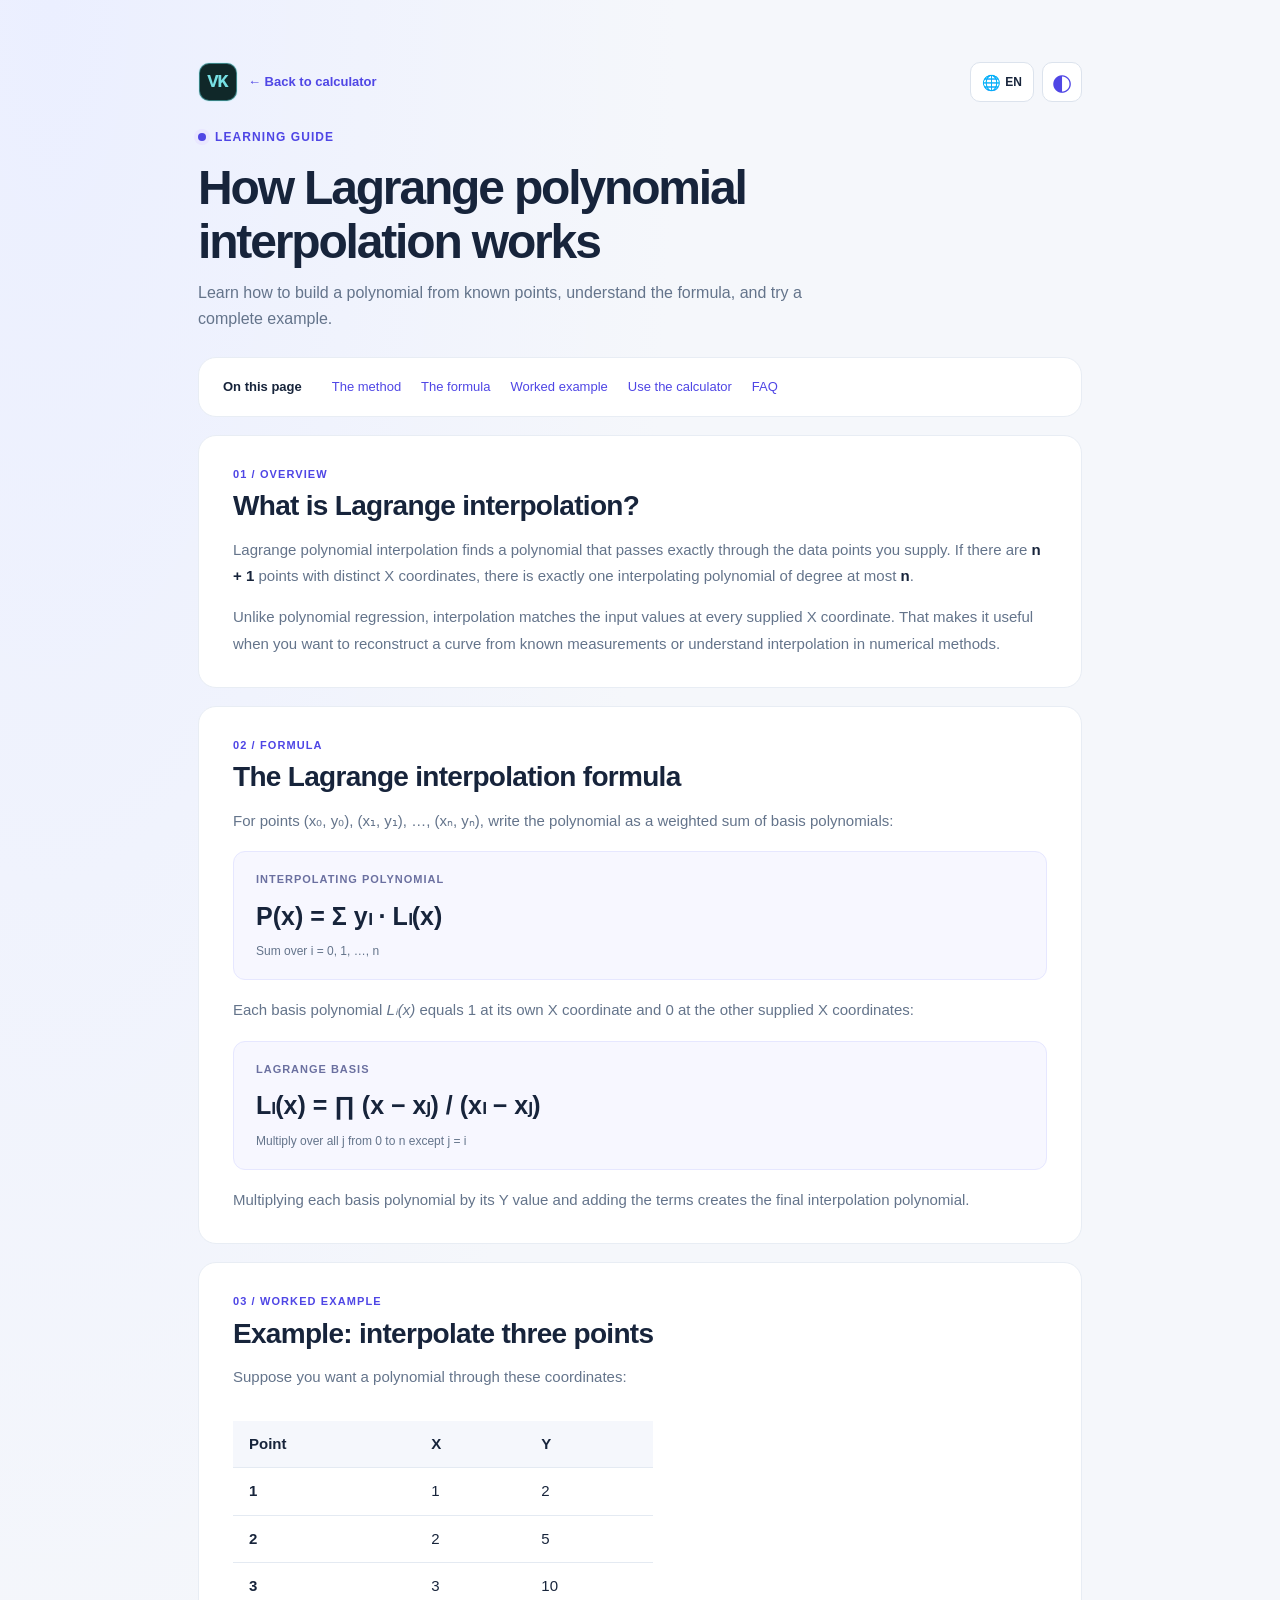
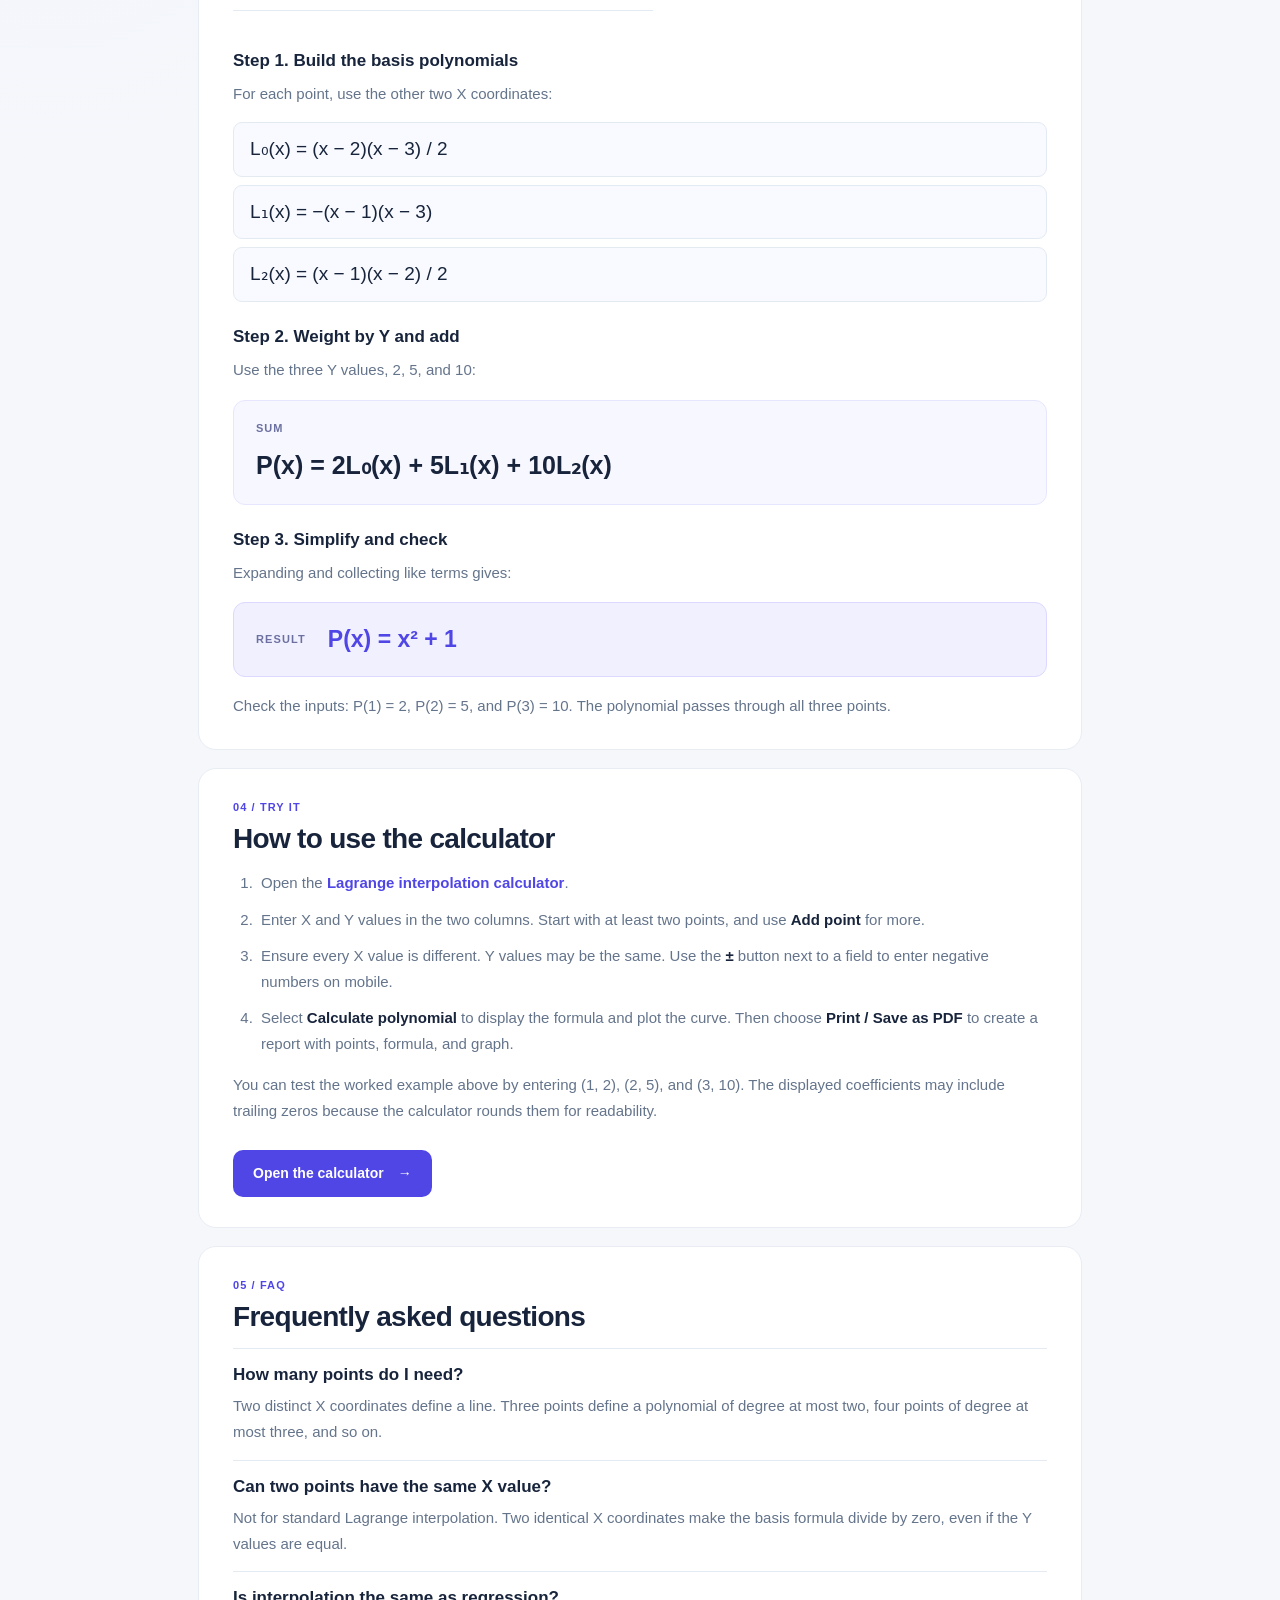
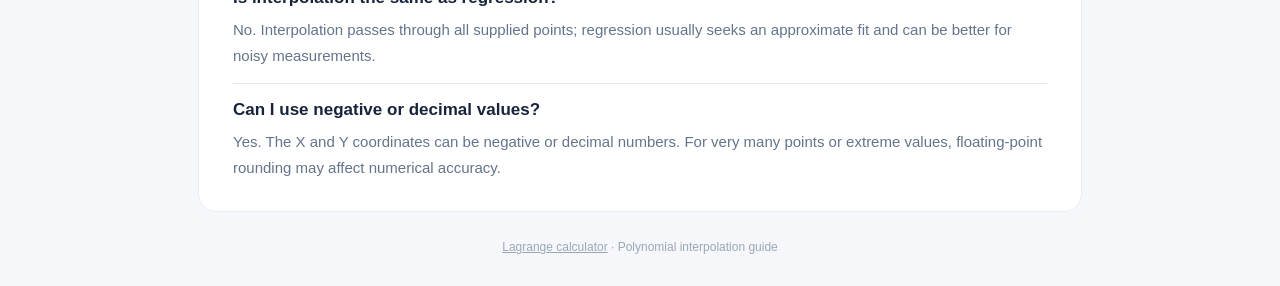
<file: guide/index.html>
<!doctype html>
<html lang="en">
<head>
    <meta charset="utf-8">
    <meta name="viewport" content="width=device-width, initial-scale=1">
    <link rel="icon" type="image/svg+xml" href="../assets/vk-mark.svg">
    <meta name="theme-color" content="#f5f7fb">
    <meta name="description" content="Learn Lagrange polynomial interpolation step by step. See the formula, a worked example with three points, and answers to common questions.">
    <link rel="canonical" href="https://lagrange.kramarenko.info/guide/">
    <title>Lagrange Interpolation: Formula & Worked Example | Guide</title>
    <link rel="stylesheet" href="../css/bootstrap.min.css">
    <link rel="stylesheet" href="../css/style.css">
    <link rel="stylesheet" href="../css/theme.css?v=20261123-2">
    <link rel="stylesheet" href="../css/guide.css">
    <link rel="stylesheet" href="../css/app-extras.css">
    <script>
        (() => {
            let preference = 'system';
            try { preference = localStorage.getItem('lagrange-theme') || 'system'; } catch (_) {}
            const systemIsDark = window.matchMedia && window.matchMedia('(prefers-color-scheme: dark)').matches;
            document.documentElement.dataset.theme = preference === 'dark' || (preference !== 'light' && systemIsDark) ? 'dark' : 'light';
        })();
    </script>
</head>
<body>
<main class="app-shell guide-shell">
    <header class="app-header guide-header">
        <div class="app-toolbar">
            <div class="toolbar-leading"><a class="brand-home-link" href="https://kramarenko.info/" target="_blank" rel="noopener noreferrer" aria-label="Vladyslav Kramarenko — portfolio" title="Vladyslav Kramarenko · Portfolio"><span class="brand-vk" aria-hidden="true">VK</span></a><a class="breadcrumb-link" href="/" data-i18n-aria="backToCalc" aria-label="Back to calculator"><span class="toolbar-long" data-i18n="backToCalc">← Back to calculator</span><span class="toolbar-short" data-i18n="backShort">← Back</span></a></div>
            <label class="language-control compact-select" for="language-select">
                <span class="select-icon" aria-hidden="true">🌐</span>
                <span class="select-value" id="language-current" aria-hidden="true">EN</span>
                <select id="language-select" aria-label="Language">
                    <option value="en">English</option>
                    <option value="ru">Русский</option>
                    <option value="fr">Français</option>
                    <option value="uk">Українська</option>
                    <option value="de">Deutsch</option>
                </select>
            </label>
            <label class="theme-control compact-select" for="theme-select">
                <span class="select-icon theme-icon" id="theme-current-icon" aria-hidden="true">◐</span>
                
                <select id="theme-select" aria-label="Appearance">
                    <option value="system" data-i18n="themeSystem">System theme</option>
                    <option value="light" data-i18n="themeLight">Light theme</option>
                    <option value="dark" data-i18n="themeDark">Dark theme</option>
                </select>
                
            </label>
        </div>
        <div class="eyebrow"><span class="eyebrow-dot" aria-hidden="true"></span> <span data-i18n="learningGuide">Learning guide</span></div>
        <h1 data-i18n="guideTitle">How Lagrange polynomial interpolation works</h1>
        <p data-i18n="guideIntro">Learn how to build a polynomial from known points, understand the formula, and try a complete example.</p>
    </header>

    <article class="guide-article">
        <nav class="guide-toc" aria-label="On this page">
            <strong data-i18n="onThisPage">On this page</strong>
            <a href="#method" data-i18n="methodNav">The method</a>
            <a href="#formula" data-i18n="formulaNav">The formula</a>
            <a href="#example" data-i18n="exampleNav">Worked example</a>
            <a href="#calculator" data-i18n="calcNav">Use the calculator</a>
            <a href="#questions" data-i18n="faqNav">FAQ</a>
        </nav>

        <section id="method" class="guide-section" data-i18n-html="guideMethod">
            <div class="section-label">01 / OVERVIEW</div>
            <h2>What is Lagrange interpolation?</h2>
            <p>Lagrange polynomial interpolation finds a polynomial that passes exactly through the data points you supply. If there are <strong>n + 1</strong> points with distinct X coordinates, there is exactly one interpolating polynomial of degree at most <strong>n</strong>.</p>
            <p>Unlike polynomial regression, interpolation matches the input values at every supplied X coordinate. That makes it useful when you want to reconstruct a curve from known measurements or understand interpolation in numerical methods.</p>
        </section>

        <section id="formula" class="guide-section" data-i18n-html="guideFormula">
            <div class="section-label">02 / FORMULA</div>
            <h2>The Lagrange interpolation formula</h2>
            <p>For points (x₀, y₀), (x₁, y₁), …, (xₙ, yₙ), write the polynomial as a weighted sum of basis polynomials:</p>
            <div class="math-card"><div class="math-label">INTERPOLATING POLYNOMIAL</div><div class="math-equation">P(x) = Σ yᵢ · Lᵢ(x)</div><div class="math-note">Sum over i = 0, 1, …, n</div></div>
            <p>Each basis polynomial <em>Lᵢ(x)</em> equals 1 at its own X coordinate and 0 at the other supplied X coordinates:</p>
            <div class="math-card"><div class="math-label">LAGRANGE BASIS</div><div class="math-equation">Lᵢ(x) = ∏ (x − xⱼ) / (xᵢ − xⱼ)</div><div class="math-note">Multiply over all j from 0 to n except j = i</div></div>
            <p>Multiplying each basis polynomial by its Y value and adding the terms creates the final interpolation polynomial.</p>
        </section>

        <section id="example" class="guide-section" data-i18n-html="guideExample">
            <div class="section-label">03 / WORKED EXAMPLE</div>
            <h2>Example: interpolate three points</h2>
            <p>Suppose you want a polynomial through these coordinates:</p>
            <div class="table-wrap">
                <table class="guide-data-table">
                    <thead><tr><th scope="col">Point</th><th scope="col">X</th><th scope="col">Y</th></tr></thead>
                    <tbody><tr><th scope="row">1</th><td>1</td><td>2</td></tr><tr><th scope="row">2</th><td>2</td><td>5</td></tr><tr><th scope="row">3</th><td>3</td><td>10</td></tr></tbody>
                </table>
            </div>
            <h3>Step 1. Build the basis polynomials</h3>
            <p>For each point, use the other two X coordinates:</p>
            <div class="equation-list" aria-label="Three Lagrange basis polynomials">
                <div>L₀(x) = (x − 2)(x − 3) / 2</div>
                <div>L₁(x) = −(x − 1)(x − 3)</div>
                <div>L₂(x) = (x − 1)(x − 2) / 2</div>
            </div>
            <h3>Step 2. Weight by Y and add</h3>
            <p>Use the three Y values, 2, 5, and 10:</p>
            <div class="math-card"><div class="math-label">SUM</div><div class="math-equation">P(x) = 2L₀(x) + 5L₁(x) + 10L₂(x)</div></div>
            <h3>Step 3. Simplify and check</h3>
            <p>Expanding and collecting like terms gives:</p>
            <div class="answer-card"><span>RESULT</span><strong>P(x) = x² + 1</strong></div>
            <p>Check the inputs: P(1) = 2, P(2) = 5, and P(3) = 10. The polynomial passes through all three points.</p>
        </section>

        <section id="calculator" class="guide-section" data-i18n-html="guideCalculator">
            <div class="section-label">04 / TRY IT</div>
            <h2>How to use the calculator</h2>
            <ol class="guide-steps">
                <li>Open the <a href="/">Lagrange interpolation calculator</a>.</li>
                <li>Enter X and Y values in the two columns. Start with at least two points, and use <strong>Add point</strong> for more.</li>
                <li>Ensure every X value is different. Y values may be the same. Use the <strong>±</strong> button next to a field to enter negative numbers on mobile.</li>
                <li>Select <strong>Calculate polynomial</strong> to display the formula and plot the curve. Then choose <strong>Print / Save as PDF</strong> to create a report with points, formula, and graph.</li>
            </ol>
            <p>You can test the worked example above by entering (1, 2), (2, 5), and (3, 10). The displayed coefficients may include trailing zeros because the calculator rounds them for readability.</p>
            <a href="/" class="guide-cta">Open the calculator <span aria-hidden="true">→</span></a>
        </section>

        <section id="questions" class="guide-section" data-i18n-html="guideQuestions">
            <div class="section-label">05 / FAQ</div>
            <h2>Frequently asked questions</h2>
            <div class="faq-item"><h3>How many points do I need?</h3><p>Two distinct X coordinates define a line. Three points define a polynomial of degree at most two, four points of degree at most three, and so on.</p></div>
            <div class="faq-item"><h3>Can two points have the same X value?</h3><p>Not for standard Lagrange interpolation. Two identical X coordinates make the basis formula divide by zero, even if the Y values are equal.</p></div>
            <div class="faq-item"><h3>Is interpolation the same as regression?</h3><p>No. Interpolation passes through all supplied points; regression usually seeks an approximate fit and can be better for noisy measurements.</p></div>
            <div class="faq-item"><h3>Can I use negative or decimal values?</h3><p>Yes. The X and Y coordinates can be negative or decimal numbers. For very many points or extreme values, floating-point rounding may affect numerical accuracy.</p></div>
        </section>
    </article>
    <footer class="app-footer"><a href="/" data-i18n="calcFooter">Lagrange calculator</a> · <span data-i18n="guideFooter">Polynomial interpolation guide</span></footer>
</main>
<script src="../js/theme.js?v=20261123-2"></script>
<script src="../js/analytics.js"></script>
<script src="../js/i18n.js?v=20261124-graph1"></script>
</body>
</html>
</file>
<file: css/style.css>
:root {
    color-scheme: light;
    --ink: #17243b;
    --muted: #64748b;
    --line: #e4eaf2;
    --accent: #4f46e5;
    --accent-hover: #4338ca;
    --surface: #ffffff;
    --canvas: #f5f7fb;
}
* { box-sizing: border-box; }
body {
    margin: 0;
    min-height: 100vh;
    background: radial-gradient(ellipse at 4% 0%, #ebefff 0, transparent 36%), var(--canvas);
    color: var(--ink);
    font-family: Inter, ui-sans-serif, -apple-system, BlinkMacSystemFont, "Segoe UI", sans-serif;
    text-align: left;
    -webkit-font-smoothing: antialiased;
}
.app-shell { width: min(1140px, 100%); margin: 0 auto; padding: 62px 28px 30px; }
.app-header { margin: 0 0 34px; }
.eyebrow { display: inline-flex; align-items: center; gap: 9px; margin-bottom: 15px; color: var(--accent); font-weight: 700; font-size: 12px; letter-spacing: .09em; text-transform: uppercase; }
.eyebrow-dot { display: inline-block; width: 8px; height: 8px; background: var(--accent); border-radius: 50%; box-shadow: 0 0 0 4px #e9e7ff; }
.app-header h1 { margin: 0 0 11px; font-size: clamp(32px, 4.1vw, 48px); font-weight: 730; line-height: 1.12; letter-spacing: -.045em; }
.app-header p { margin: 0; max-width: 650px; color: var(--muted); font-size: 16px; line-height: 1.65; }
.workspace { display: grid; grid-template-columns: minmax(0, .88fr) minmax(0, 1.12fr); gap: 22px; align-items: stretch; }
.panel { min-width: 0; padding: 30px; border: 1px solid #e8edf4; border-radius: 20px; background: var(--surface); box-shadow: 0 14px 42px rgba(26, 39, 73, .045), 0 1px 3px rgba(26, 39, 73, .025); }
.panel-heading { display: flex; justify-content: space-between; align-items: end; gap: 12px; }
.section-label { margin-bottom: 7px; font-size: 11px; font-weight: 750; letter-spacing: .1em; text-transform: uppercase; color: var(--accent); }
.panel-heading h2 { margin: 0; font-size: 23px; font-weight: 700; letter-spacing: -.025em; line-height: 1.25; }
.panel-caption { margin-bottom: 3px; white-space: nowrap; font-size: 12px; color: #7b8799; }
.panel-description { margin: 12px 0 23px; color: var(--muted); font-size: 14px; line-height: 1.55; }
.points-table { margin: 0; width: 100%; border-collapse: separate; border-spacing: 0 10px; table-layout: fixed; }
.points-table th { padding: 0 7px 3px; font-size: 12px; color: #65758b; font-weight: 650; text-align: left; letter-spacing: .02em; }
.points-table td { padding: 0 7px; }
.points-table th:first-child, .points-table td:first-child { padding-left: 0; }
.points-table th:last-child, .points-table td:last-child { padding-right: 0; }
.points-table .form-control { display: block; width: 100%; min-height: 48px; padding: 11px 13px; background: #fafbfe; border: 1px solid #dce3ed; border-radius: 10px; color: var(--ink); font: inherit; font-size: 15px; box-shadow: none; transition: border-color .18s ease, box-shadow .18s ease, background .18s ease; }
.points-table .form-control::placeholder { color: #a5adbd; }
.points-table .form-control:focus { background: #fff; border-color: var(--accent); outline: none; box-shadow: 0 0 0 3px rgba(79,70,229,.11); }
.points-table tr.duplicate .form-control { background: #fff5f5; border-color: #f87171; }
.point-actions { display: flex; gap: 9px; margin-top: 11px; }
.action-btn { flex: 1; min-height: 43px; padding: 8px 10px; border: 1px solid #dce3ed; border-radius: 10px; background: white; color: #45556f; font: inherit; font-size: 13px; font-weight: 650; cursor: pointer; transition: border-color .18s ease, background .18s ease; }
.action-btn:hover { background: #f7f8ff; border-color: #b6bdfd; }
.action-btn:focus-visible, .calculate-btn:focus-visible { outline: 3px solid rgba(79,70,229,.32); outline-offset: 2px; }
.action-symbol { display: inline-block; margin-right: 5px; font-size: 20px; line-height: 12px; vertical-align: -1px; font-weight: 400; }
.calculate-btn { display: flex; width: 100%; min-height: 49px; justify-content: center; align-items: center; gap: 12px; margin-top: 24px; border: 0; border-radius: 11px; background: var(--accent); color: white; font: inherit; font-size: 14px; font-weight: 700; cursor: pointer; transition: background .18s ease, transform .18s ease; }
.calculate-btn:hover { background: var(--accent-hover); transform: translateY(-1px); }
.calculate-btn span { font-size: 20px; font-weight: 400; }
.formula-card { border: 1px solid #e6e7ff; border-radius: 12px; background: #f7f7ff; padding: 19px 21px; min-height: 96px; }
.formula-title { color: #6b70a0; font-weight: 750; font-size: 11px; letter-spacing: .1em; }
.formula-line { margin-top: 10px; font-size: clamp(18px, 2.4vw, 23px); line-height: 1.55; overflow-wrap: anywhere; }
.function-name { color: var(--accent); font-weight: 700; white-space: nowrap; margin-right: 4px; }
#output { font-weight: 550; letter-spacing: -.025em; }
.plot-heading { display: flex; align-items: baseline; justify-content: space-between; gap: 8px; margin: 26px 0 14px; }
.plot-heading h3 { margin: 0; font-size: 15px; font-weight: 700; }
.plot-heading span { font-size: 12px; color: #8490a3; }
.chart-area { position: relative; width: 100%; height: 290px; background: #fcfdff; border: 1px solid var(--line); border-radius: 12px; overflow: hidden; padding: 14px; }
.chart-area canvas { width: 100% !important; height: 100% !important; }
.chart-placeholder { position: absolute; inset: 0; display: flex; flex-direction: column; align-items: center; justify-content: center; background: #fcfdff; text-align: center; }
.placeholder-icon { width: 66px; height: 66px; color: #8b87e8; margin-bottom: 12px; }
.placeholder-icon svg { width: 100%; height: 100%; }
.chart-placeholder p { margin: 0 0 3px; font-size: 14px; color: #475569; font-weight: 650; }
.chart-placeholder span { font-size: 12px; color: #93a0b1; }
.has-results .chart-placeholder { display: none; }
.app-footer { margin-top: 26px; color: #9ba7b8; font-size: 12px; text-align: center; }
@media (max-width: 800px) {
    .app-shell { padding: 36px 20px 24px; }
    .workspace { grid-template-columns: 1fr; gap: 16px; }
    .app-header { margin-bottom: 25px; }
    .panel { padding: 24px; }
    .chart-area { height: 305px; }
}
@media (max-width: 420px) {
    .app-shell { padding: 28px 14px 18px; }
    .app-header h1 { font-size: 32px; }
    .app-header p { font-size: 14px; }
    .panel { padding: 19px 16px; border-radius: 16px; }
    .panel-heading h2 { font-size: 21px; }
    .panel-caption { font-size: 11px; }
    .point-actions { gap: 8px; }
    .action-btn { font-size: 12px; }
    .formula-card { padding: 16px; }
    .chart-area { height: 260px; }
    .plot-heading span { font-size: 11px; }
}
@media (prefers-reduced-motion: reduce) { *, *::before, *::after { transition: none !important; } }
</file>
<file: css/theme.css>
/* System preference is resolved before paint in index.html. The selected
   effective mode lives on <html data-theme="light|dark">. */
:root {
    --chart-text: #6a778b;
    --chart-grid: rgba(105, 119, 140, .22);
    --chart-curve: #4f46e5;
    --chart-points: #f97316;
}
.app-toolbar {
    display: flex;
    align-items: center;
    justify-content: space-between;
    gap: 12px;
}
.app-toolbar .eyebrow { margin-bottom: 0; }
.app-toolbar + h1 { margin-top: 17px; }
.theme-control {
    display: inline-flex;
    align-items: center;
    gap: 7px;
    flex-shrink: 0;
    padding: 0 9px 0 12px;
    min-height: 38px;
    border: 1px solid #dce3ed;
    border-radius: 10px;
    background: var(--surface);
    color: var(--muted);
}
.theme-icon { font-size: 17px; color: var(--accent); }
.theme-control select {
    max-width: 145px;
    border: 0;
    background: transparent;
    color: var(--ink);
    padding: 7px 1px;
    font: inherit;
    font-size: 12px;
    font-weight: 650;
    cursor: pointer;
    outline: 0;
}
.theme-control:focus-within {
    outline: 3px solid rgba(79,70,229,.23);
    outline-offset: 2px;
}
.theme-control select option {
    background: var(--surface);
    color: var(--ink);
}
/* Explicit light palette to make manual selection deterministic even when the
   user's browser or OS prefers a dark color scheme. */
html[data-theme="light"] {
    color-scheme: light;
    --ink: #17243b;
    --muted: #64748b;
    --line: #e4eaf2;
    --accent: #4f46e5;
    --accent-hover: #4338ca;
    --surface: #ffffff;
    --canvas: #f5f7fb;
    --chart-text: #6a778b;
    --chart-grid: rgba(105, 119, 140, .22);
    --chart-curve: #4f46e5;
    --chart-points: #f97316;
}
html[data-theme="light"] body {
    background: radial-gradient(ellipse at 4% 0%, #ebefff 0, transparent 36%), var(--canvas);
}

html[data-theme="dark"] {
    color-scheme: dark;
    --ink: #eaf0fb;
    --muted: #aebbd0;
    --line: #29364c;
    --accent: #ada4ff;
    --accent-hover: #6e60ed;
    --surface: #131e2e;
    --canvas: #0b1320;
    --chart-text: #b4c0d3;
    --chart-grid: rgba(172, 190, 219, .16);
    --chart-curve: #aaa2ff;
    --chart-points: #fb923c;
}
html[data-theme="dark"] body {
    background: radial-gradient(ellipse at 4% 0%, #1c2143 0, transparent 38%), var(--canvas);
}
html[data-theme="dark"] .eyebrow-dot {
    box-shadow: 0 0 0 4px rgba(173,164,255,.14);
}
html[data-theme="dark"] .panel {
    border-color: #29364a;
    box-shadow: 0 16px 45px rgba(0,0,0,.14), 0 2px 6px rgba(0,0,0,.1);
}
html[data-theme="dark"] .panel-caption,
html[data-theme="dark"] .points-table th {
    color: #a0aec3;
}
html[data-theme="dark"] .points-table .form-control {
    background: #182538;
    border-color: #35445b;
    color: #eef3ff;
}
html[data-theme="dark"] .points-table .form-control::placeholder {
    color: #8a9ab0;
}
html[data-theme="dark"] .points-table .form-control:focus {
    background: #202d43;
    border-color: var(--accent);
    box-shadow: 0 0 0 3px rgba(173,164,255,.16);
}
html[data-theme="dark"] .points-table tr.duplicate .form-control {
    background: #3c252f;
    border-color: #fb7185;
}
html[data-theme="dark"] .action-btn {
    background: #1b293d;
    border-color: #35445b;
    color: #d7e0ef;
}
html[data-theme="dark"] .action-btn:hover {
    background: #273750;
    border-color: #887ff2;
}
html[data-theme="dark"] .calculate-btn {
    background: #6154db;
    color: #ffffff;
}
html[data-theme="dark"] .calculate-btn:hover { background: #7669f1; }
html[data-theme="dark"] .formula-card {
    background: #1b2341;
    border-color: #39416b;
}
html[data-theme="dark"] .formula-title { color: #b9bbeb; }
html[data-theme="dark"] .plot-heading span { color: #a0aec3; }
html[data-theme="dark"] .chart-area {
    background: #151f30;
    border-color: #2c3a50;
}
html[data-theme="dark"] .chart-placeholder { background: #151f30; }
html[data-theme="dark"] .chart-placeholder p { color: #dce5f3; }
html[data-theme="dark"] .chart-placeholder span { color: #a9b5ca; }
html[data-theme="dark"] .placeholder-icon { color: #a9a1ff; }
html[data-theme="dark"] .app-footer { color: #93a3bc; }
html[data-theme="dark"] .theme-control { border-color: #35445b; }
@media (max-width: 420px) {
    .app-toolbar { gap: 6px; }
    .app-toolbar .eyebrow { font-size: 10px; letter-spacing: .055em; }
    .theme-control { min-height: 36px; padding: 0 6px 0 8px; gap: 4px; }
    .theme-control select { font-size: 11px; max-width: 116px; }
}
</file>
<file: css/guide.css>
/* Shared guide navigation on the calculator */
.guide-link { display: inline-flex; align-items: center; gap: 8px; margin-top: 17px; color: #4f46e5; text-decoration: none; font-size: 14px; font-weight: 700; }
.guide-link:hover, .learn-summary a:hover, .guide-article a:hover { text-decoration: underline; }
.learn-summary { margin-top: 22px; padding: 26px 30px; background: var(--surface); border: 1px solid #e8edf4; border-radius: 20px; }
.learn-summary h2 { margin: 4px 0 12px; font-size: clamp(20px, 2.5vw, 25px); font-weight: 700; letter-spacing: -.025em; }
.learn-summary p { max-width: 900px; color: var(--muted); margin: 0 0 12px; line-height: 1.7; font-size: 14px; }
.learn-summary strong { color: var(--ink); }
.learn-summary a { color: #4f46e5; text-decoration: none; font-weight: 700; font-size: 14px; }
/* Dedicated guide page */
.guide-shell { width: min(940px, 100%); }
.guide-header { margin-bottom: 25px; }
.guide-header .eyebrow { margin: 26px 0 15px; }
.guide-header h1 { font-size: clamp(32px, 4.6vw, 48px); max-width: 800px; }
.breadcrumb-link { font-size: 13px; font-weight: 700; text-decoration: none; color: #4f46e5; }
.guide-article { display: flex; flex-direction: column; gap: 18px; }
.guide-toc, .guide-section { background: var(--surface); border: 1px solid #e8edf4; border-radius: 18px; }
.guide-toc { padding: 19px 24px; display: flex; align-items: center; flex-wrap: wrap; gap: 12px 20px; }
.guide-toc strong { margin-right: 10px; font-size: 13px; }
.guide-toc a { color: #4f46e5; font-size: 13px; text-decoration: none; }
.guide-section { padding: 30px 34px; scroll-margin-top: 24px; }
.guide-section h2 { font-size: clamp(22px, 3vw, 28px); margin: 4px 0 14px; font-weight: 730; letter-spacing: -.025em; }
.guide-section h3 { margin: 25px 0 10px; font-size: 17px; font-weight: 700; }
.guide-section p { margin: 0 0 15px; color: var(--muted); font-size: 15px; line-height: 1.75; }
.guide-section p:last-child { margin-bottom: 0; }
.guide-section strong { color: var(--ink); }
.guide-section a { color: #4f46e5; text-decoration: none; font-weight: 650; }
.math-card { background: #f7f7ff; border: 1px solid #e6e7ff; border-radius: 12px; padding: 19px 22px; margin: 17px 0; overflow-x: auto; }
.math-label { font-size: 11px; font-weight: 750; letter-spacing: .09em; color: #6b70a0; }
.math-equation { margin-top: 9px; font-size: clamp(19px, 3.1vw, 25px); line-height: 1.55; font-weight: 600; overflow-wrap: anywhere; }
.math-note { margin-top: 7px; font-size: 12px; color: var(--muted); }
.table-wrap { overflow-x: auto; }
.guide-data-table { border-collapse: collapse; width: min(420px, 100%); margin: 15px 0; font-size: 15px; }
.guide-data-table th, .guide-data-table td { text-align: left; padding: 12px 16px; border-bottom: 1px solid var(--line); }
.guide-data-table th { font-weight: 650; }
.guide-data-table thead { background: #f5f7fc; }
.equation-list { display: grid; gap: 8px; margin: 15px 0; }
.equation-list > div { background: #f8faff; border: 1px solid var(--line); border-radius: 9px; padding: 12px 16px; font-size: clamp(15px, 2.4vw, 19px); overflow-wrap: anywhere; }
.answer-card { display: flex; flex-wrap: wrap; align-items: center; gap: 8px 22px; padding: 19px 22px; margin: 16px 0; background: #f1f0ff; border-radius: 12px; border: 1px solid #dcd8ff; }
.answer-card span { color: #6b70a0; font-size: 11px; font-weight: 750; letter-spacing: .1em; }
.answer-card strong { font-size: 23px; color: #4f46e5; }
.guide-steps { padding-left: 24px; color: var(--muted); line-height: 1.7; font-size: 15px; }
.guide-steps li { padding-left: 4px; margin-bottom: 11px; }
.guide-cta { display: inline-flex; gap: 14px; margin-top: 10px; padding: 13px 20px; background: #4f46e5; border-radius: 10px; color: #fff !important; text-decoration: none !important; font-size: 14px; }
.guide-cta:hover { background: #4338ca; }
.faq-item { border-top: 1px solid var(--line); padding-top: 16px; margin-top: 14px; }
.faq-item h3 { margin: 0 0 8px; }
.faq-item p { margin-bottom: 0; }
.app-footer a { color: inherit; }
/* Dark scheme */
html[data-theme="dark"] .learn-summary, html[data-theme="dark"] .guide-toc, html[data-theme="dark"] .guide-section { border-color: #29364a; }
html[data-theme="dark"] .guide-link, html[data-theme="dark"] .learn-summary a, html[data-theme="dark"] .guide-section a, html[data-theme="dark"] .guide-toc a, html[data-theme="dark"] .breadcrumb-link { color: #b2abff; }
html[data-theme="dark"] .math-card { background: #1b2341; border-color: #39416b; }
html[data-theme="dark"] .math-label, html[data-theme="dark"] .answer-card span { color: #b9bbeb; }
html[data-theme="dark"] .guide-data-table thead { background: #1b293d; }
html[data-theme="dark"] .equation-list > div { background: #182538; }
html[data-theme="dark"] .answer-card { background: #1c2542; border-color: #39416b; }
html[data-theme="dark"] .answer-card strong { color: #c0b9ff; }
html[data-theme="dark"] .guide-cta { color: white !important; background: #6154db; }
html[data-theme="dark"] .guide-cta:hover { background: #7669f1; }
@media (max-width: 700px) {
    .guide-shell { padding-top: 32px; }
    .guide-section { padding: 24px; }
    .guide-toc { padding: 17px 20px; gap: 11px 15px; }
    .learn-summary { padding: 23px; }
}
@media (max-width: 420px) {
    .guide-section { padding: 22px 18px; border-radius: 15px; }
    .guide-toc { padding: 16px 18px; }
    .guide-header .eyebrow { margin-top: 22px; }
    .learn-summary { padding: 20px 17px; border-radius: 16px; }
    .math-card { padding: 15px; }
    .math-equation { font-size: 18px; }
}
</file>
<file: css/app-extras.css>
/* Input buttons keep Android's numeric keyboard while giving users a minus key. */
.number-field { position: relative; min-width: 0; }
.number-field .form-control { padding-right: 49px; }
.sign-toggle {
    position: absolute; top: 50%; right: 5px; transform: translateY(-50%);
    display: grid; place-items: center; width: 38px; height: 37px;
    padding: 0; border: 1px solid transparent; border-radius: 8px;
    background: #eceefa; color: #4f46e5; font-family: inherit; font-size: 21px; font-weight: 700; line-height: 1;
    cursor: pointer; touch-action: manipulation;
}
.sign-toggle:hover { background: #e0e2fa; }
.sign-toggle:focus-visible { outline: 3px solid rgba(79,70,229,.35); outline-offset: 1px; }
.input-error { color: #b91c1c; font-size: 13px; line-height: 1.5; margin: 8px 0 0; }
.input-error:empty { display: none; }
.print-report-btn {
    display: inline-flex; justify-content: center; align-items: center; gap: 9px;
    width: 100%; min-height: 46px; margin-top: 20px;
    border: 1px solid #d9def0; border-radius: 10px;
    background: transparent; color: var(--ink); font: inherit;
    font-size: 14px; font-weight: 700; cursor: pointer;
}
.print-report-btn:hover { border-color: var(--accent); color: var(--accent); }
.print-report-btn:focus-visible { outline: 3px solid rgba(79,70,229,.25); }
.print-report-btn[hidden] { display: none !important; }
.print-report { display: none; }
.result-actions { display: flex; flex-wrap: wrap; gap: 10px; margin-top: 16px; }
.result-actions .print-report-btn, .result-actions .share-view-btn { margin: 0; flex: 1 1 180px; }
.share-view-btn {
    display: inline-flex; justify-content: center; align-items: center; gap: 8px;
    min-height: 46px; padding: 10px 13px; text-align: center;
    border: 1px solid #b6b0f0; border-radius: 10px;
    background: #f1f0ff; color: #4036bd; font-size: 14px; font-weight: 700;
    text-decoration: none;
}
.share-view-btn:hover { background: #eae8ff; color: #3327b9; }
.share-view-btn[hidden] { display: none !important; }
html[data-theme="dark"] .share-view-btn { background: #29274f; border-color: #5a53a4; color: #d4d0ff; }
html[data-theme="dark"] .share-view-btn:hover { background: #373265; }


/* One source of truth for the shared navigation. */
.app-shell .app-header .app-toolbar {
    display: grid;
    grid-template-columns: minmax(0, 1fr) 64px 40px;
    align-items: center;
    justify-content: initial;
    column-gap: 8px;
    row-gap: 0;
    width: 100%;
    min-height: 40px;
}
.app-toolbar .brand-home-link {
    display: inline-flex;
    width: 40px;
    height: 40px;
    flex-shrink: 0;
    align-items: center;
    justify-content: center;
    border-radius: 11px;
    text-decoration: none;
    overflow: hidden;
}
.app-toolbar .brand-home-link .brand-vk {
    box-sizing: border-box;
    display: inline-flex;
    align-items: center;
    justify-content: center;
    width: 38px;
    height: 38px;
    flex-shrink: 0;
    border: 1px solid rgba(103, 223, 228, .48);
    border-radius: 10px;
    background: #102829;
    color: #77e0e4;
    font: 800 19px/1 ui-monospace, SFMono-Regular, Menlo, Consolas, monospace;
    letter-spacing: -.08em;
    text-indent: -.08em;
    box-shadow: 0 0 0 1px rgba(103, 223, 228, .1), 0 0 12px rgba(77, 225, 229, .08);
}
.app-toolbar .brand-home-link:hover .brand-vk {
    border-color: #77e0e4;
    box-shadow: 0 0 0 2px rgba(119, 224, 228, .15);
}
.app-shell .app-header .app-toolbar > .brand-home-link,
.app-shell .app-header .app-toolbar > .toolbar-leading { grid-column: 1; grid-row: 1; }
.app-toolbar .toolbar-leading { display: flex; align-items: center; min-width: 0; gap: 10px; }
.app-toolbar .toolbar-leading .breadcrumb-link { white-space: nowrap; min-width: 0; margin: 0; padding: 0; line-height: 1.2; }
.app-toolbar .toolbar-short { display: none; }
.app-toolbar .language-control.compact-select,
.app-toolbar .theme-control.compact-select {
    position: relative;
    display: inline-flex;
    min-width: 0;
    height: 40px;
    min-height: 40px;
    flex: none;
    align-items: center;
    justify-content: center;
    gap: 4px;
    margin: 0;
    padding: 0 7px;
    border-radius: 10px;
    background: var(--surface);
    border: 1px solid #dce3ed;
    white-space: nowrap;
}
.app-shell .app-header .app-toolbar > .language-control.compact-select { grid-column: 2; grid-row: 1; width: 64px; }
.app-shell .app-header .app-toolbar > .theme-control.compact-select { grid-column: 3; grid-row: 1; width: 40px; padding: 0; }
.app-toolbar .compact-select .select-icon { flex: 0 0 auto; font-size: 15px; line-height: 1; }
.app-toolbar .theme-control.compact-select .select-icon { font-size: 23px; color: var(--accent); }
.app-toolbar .compact-select .select-value { font-size: 12px; font-weight: 700; color: var(--ink); line-height: 1; }
.app-toolbar .compact-select .select-arrow { font-size: 15px; color: var(--muted); line-height: 1; margin-left: auto; }
.app-toolbar .compact-select .select-icon,
.app-toolbar .compact-select .select-value,
.app-toolbar .compact-select .select-arrow { pointer-events: none; }
.app-toolbar .compact-select select {
    position: absolute !important;
    inset: 0;
    display: block;
    width: 100% !important;
    max-width: none !important;
    height: 100% !important;
    min-width: 0;
    padding: 0;
    margin: 0;
    border: none;
    opacity: 0;
    cursor: pointer;
    z-index: 1;
    appearance: none;
    -webkit-appearance: none;
}
.app-toolbar .compact-select:focus-within,
.app-toolbar .brand-home-link:focus-visible {
    outline: 3px solid rgba(79,70,229,.32);
    outline-offset: 2px;
}
.app-toolbar .compact-select select option { background: var(--surface); color: var(--ink); }
html[data-theme="dark"] .app-toolbar .compact-select { border-color: #35445b; }
html[data-theme="dark"] .sign-toggle { color: #c9c2ff; background: #303956; }
html[data-theme="dark"] .sign-toggle:hover { background: #424967; }
html[data-theme="dark"] .input-error { color: #fca5a5; }
html[data-theme="dark"] .print-report-btn { border-color: #35445b; }
@media (max-width: 720px) {
    .app-shell .app-header .app-toolbar { grid-template-columns: minmax(0, 1fr) 64px 40px; column-gap: 7px; }
    .app-shell .app-header .app-toolbar > .language-control.compact-select { width: 64px; }
    .app-shell .app-header .app-toolbar > .theme-control.compact-select { width: 40px; }
    .app-toolbar .toolbar-leading { gap: 7px; }
    .app-toolbar .toolbar-leading .toolbar-long { display: none; }
    .app-toolbar .toolbar-leading .toolbar-short { display: inline; }
    .app-toolbar .toolbar-leading .breadcrumb-link { font-size: 12px; }
    .app-header h1 { margin-top: 16px; }
}
@media (max-width: 420px) {
    .number-field .form-control { padding-left: 10px; padding-right: 43px; }
    .sign-toggle { right: 3px; width: 35px; height: 35px; }
}
@media (max-width: 320px) {
    .app-shell .app-header .app-toolbar { grid-template-columns: minmax(0, 1fr) 62px 38px; column-gap: 5px; }
    .app-shell .app-header .app-toolbar > .language-control.compact-select { width: 62px; }
    .app-shell .app-header .app-toolbar > .theme-control.compact-select { width: 38px; }
}
</file>
